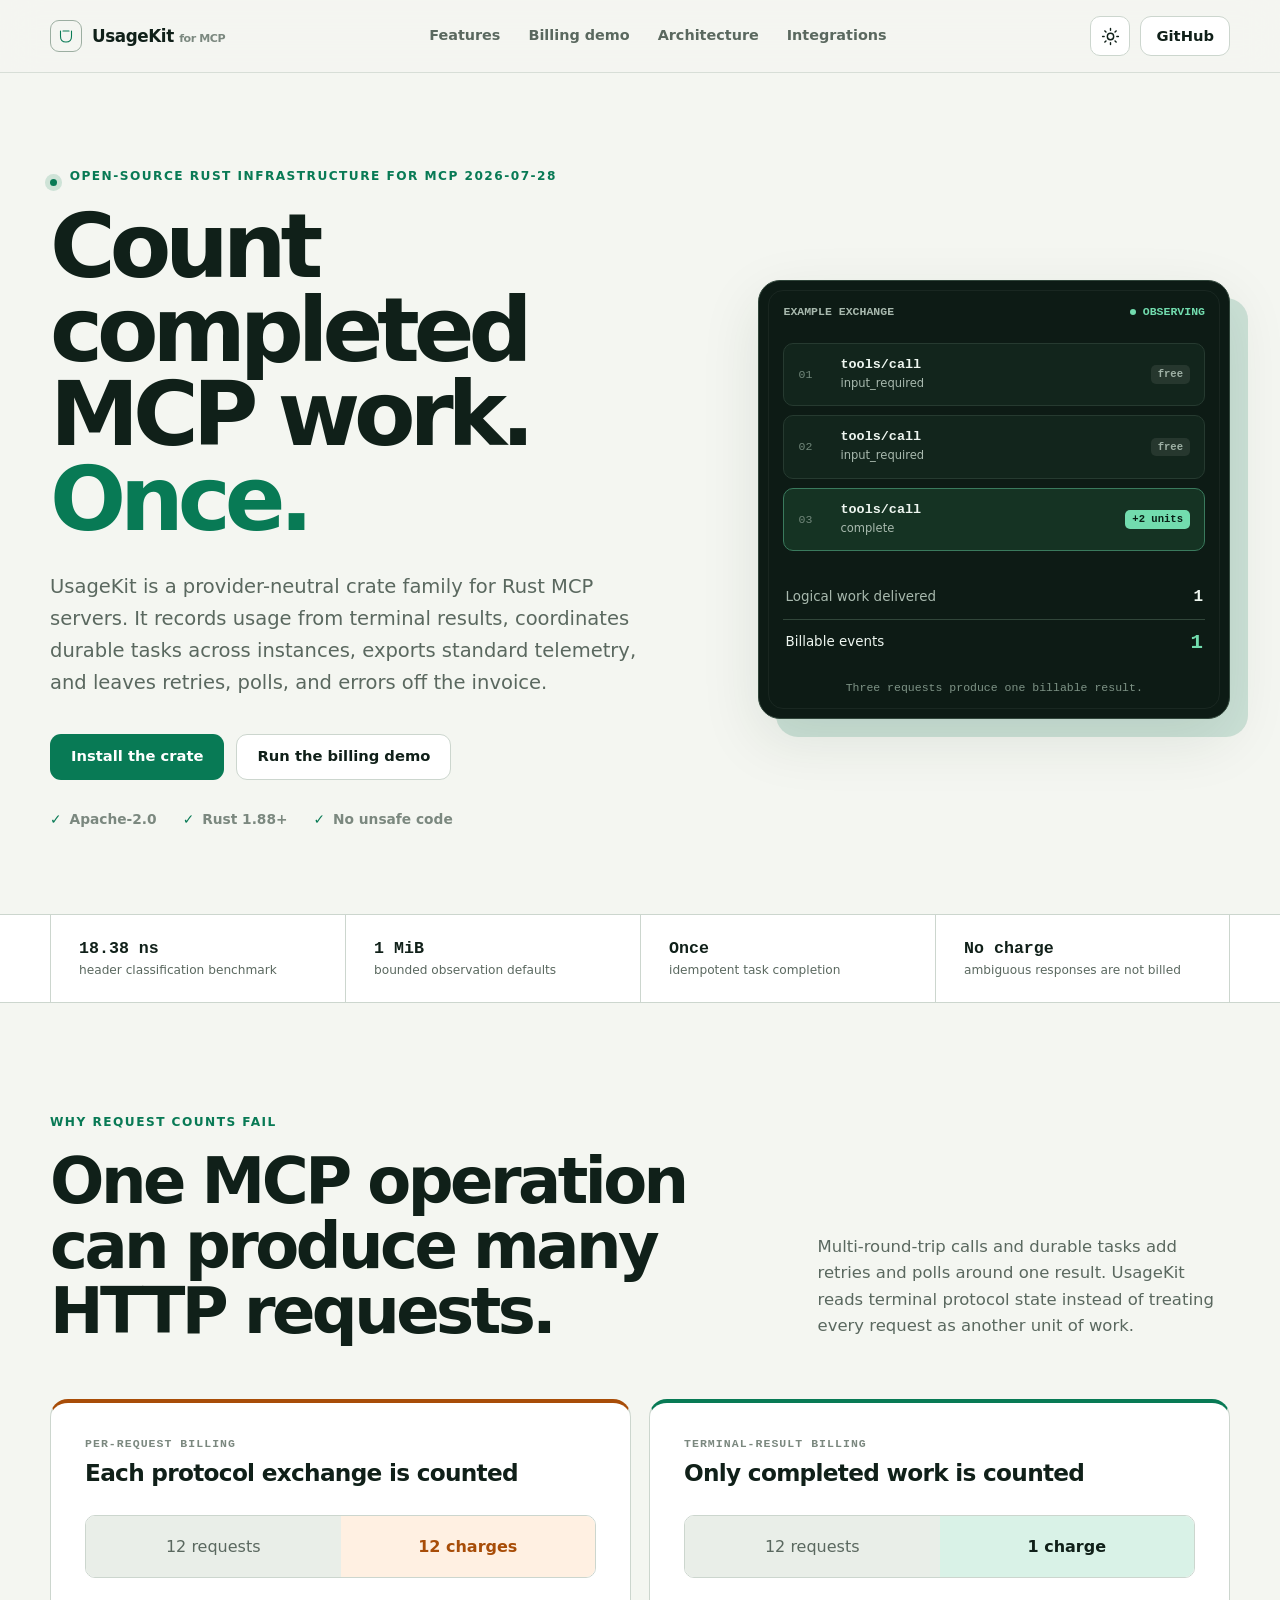
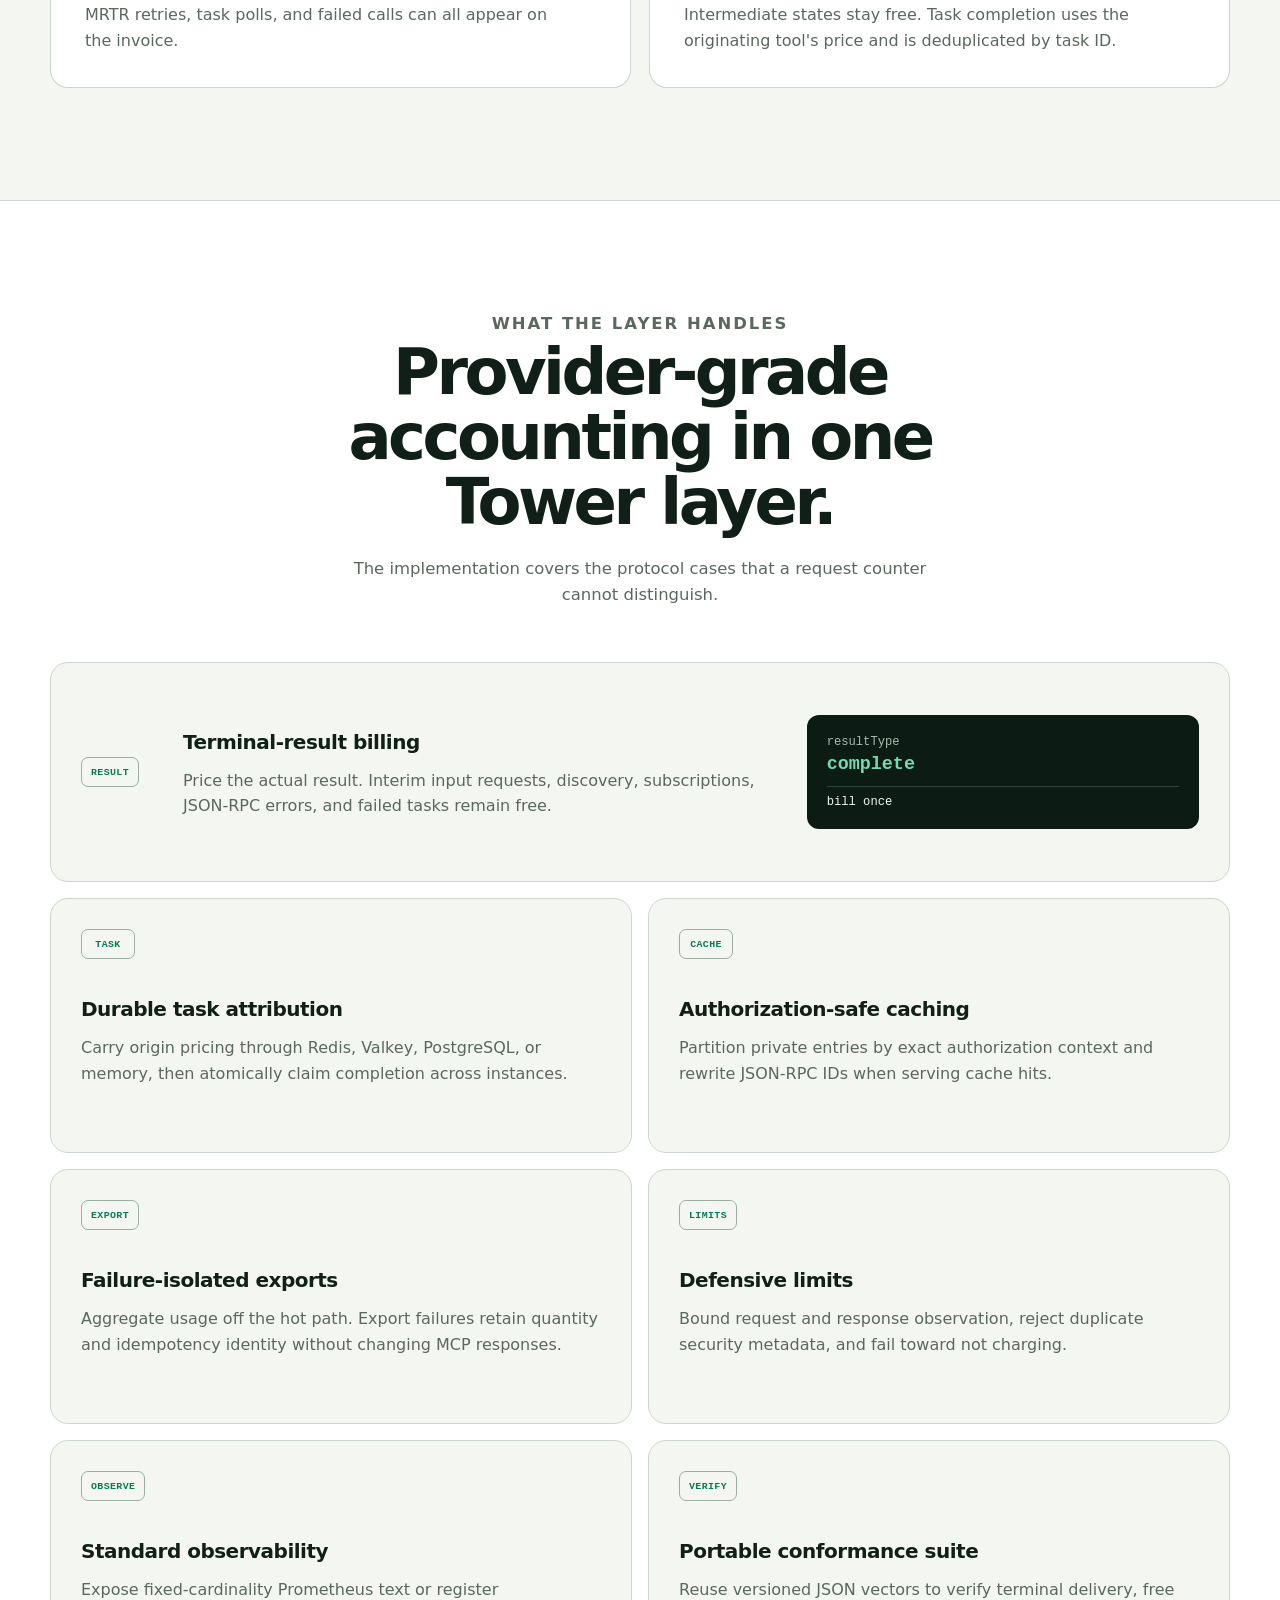
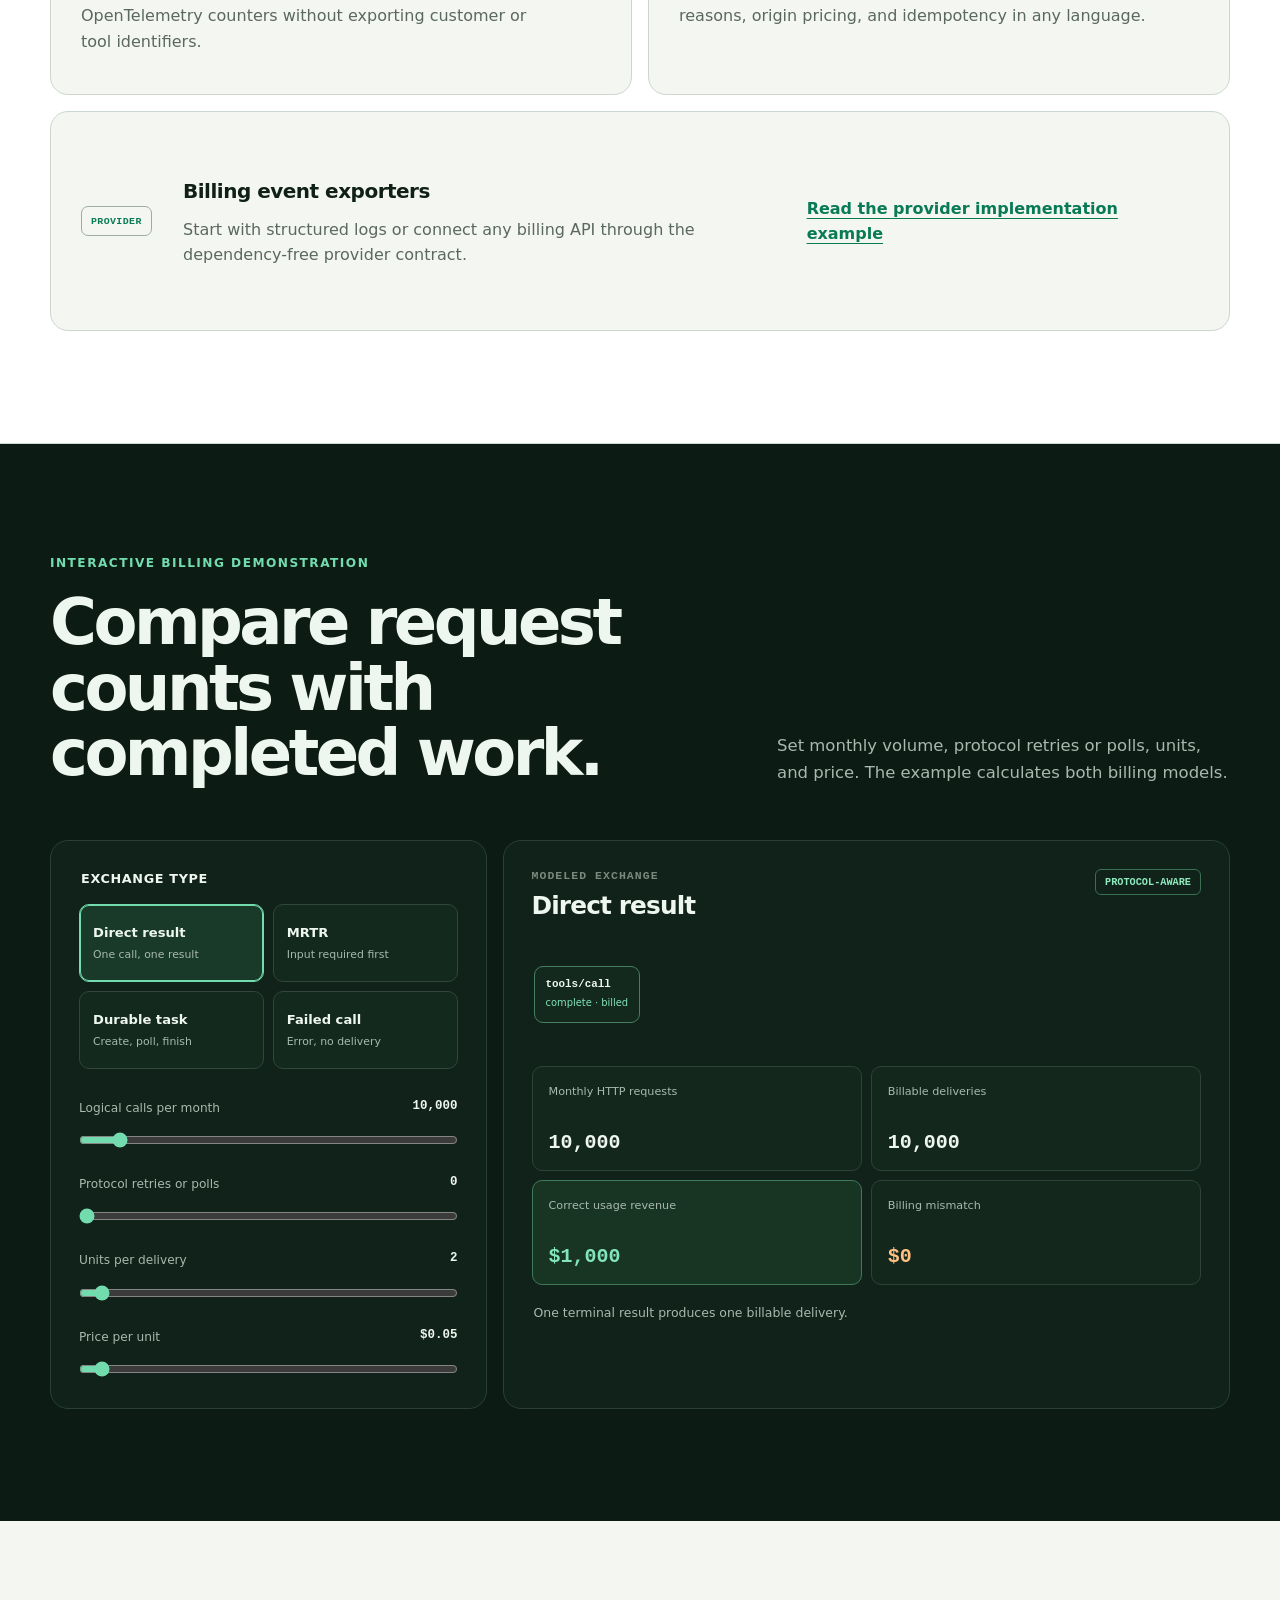
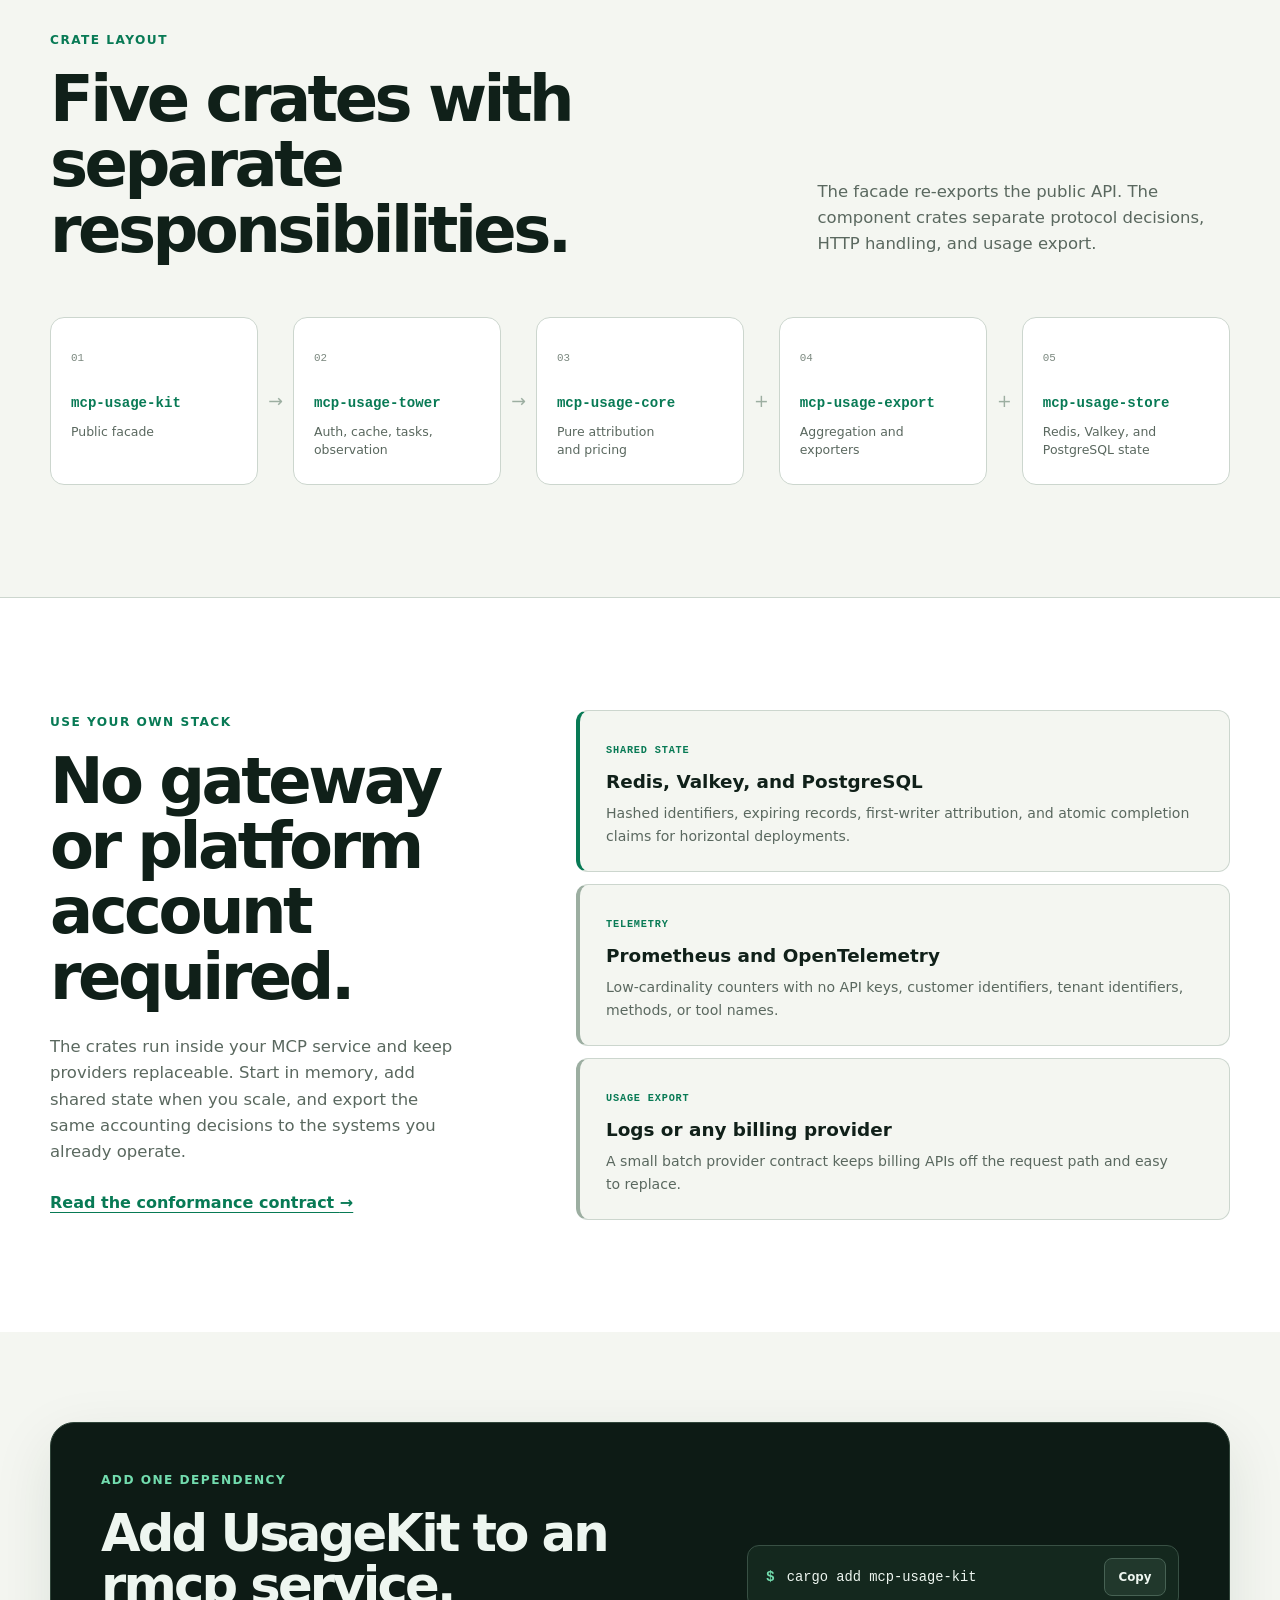
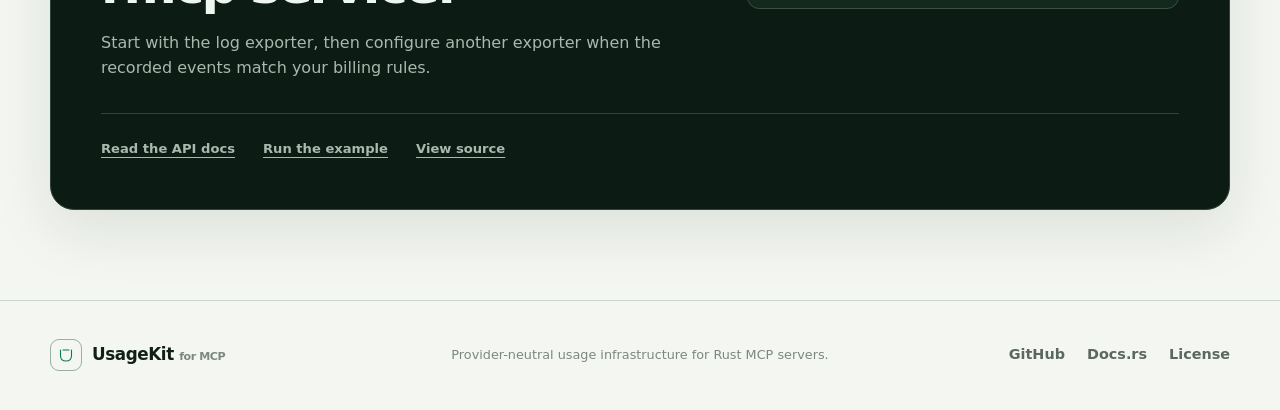
<file: site/index.html>
<!doctype html>
<html lang="en">
  <head>
    <meta charset="utf-8">
    <meta name="viewport" content="width=device-width, initial-scale=1">
    <meta name="description" content="Provider-neutral Rust infrastructure for MCP usage accounting, distributed task attribution, caching, observability, and billing export.">
    <meta name="theme-color" content="#0d1b15">
    <meta name="color-scheme" content="light dark">
    <meta http-equiv="Content-Security-Policy" content="default-src 'self'; style-src 'self'; script-src 'self'; img-src 'self' data:; connect-src 'none'; base-uri 'self'; form-action 'none'">
    <link rel="canonical" href="https://pokitappz.github.io/mcp-usage-kit/">
    <link rel="icon" href="assets/favicon.svg" type="image/svg+xml">
    <link rel="manifest" href="manifest.webmanifest">
    <link rel="stylesheet" href="styles.css">
    <meta property="og:type" content="website">
    <meta property="og:title" content="UsageKit for MCP | Protocol-correct usage infrastructure">
    <meta property="og:description" content="Open-source Rust crates for terminal-result accounting, distributed task attribution, observability, and provider-neutral exports.">
    <meta property="og:url" content="https://pokitappz.github.io/mcp-usage-kit/">
    <meta name="twitter:card" content="summary">
    <title>UsageKit for MCP | Protocol-correct usage infrastructure</title>
    <script src="app.js" defer></script>
  </head>
  <body>
    <a class="skip-link" href="#main">Skip to content</a>

    <header class="site-header">
      <div class="shell header-inner">
        <a class="brand" href="#top" aria-label="UsageKit for MCP home">
          <svg class="brand-mark" viewBox="0 0 40 40" aria-hidden="true">
            <path d="M9 10v11c0 7 4 11 11 11s11-4 11-11V10" />
            <path d="M14 10h12" />
          </svg>
          <span>UsageKit <small>for MCP</small></span>
        </a>
        <nav aria-label="Primary navigation">
          <a href="#features">Features</a>
          <a href="#demo">Billing demo</a>
          <a href="#architecture">Architecture</a>
          <a href="#ecosystem">Integrations</a>
        </nav>
        <div class="header-actions">
          <button class="theme-toggle" id="theme-toggle" type="button" aria-label="Switch to dark theme" aria-pressed="false">
            <svg class="sun-icon" viewBox="0 0 24 24" aria-hidden="true"><circle cx="12" cy="12" r="4"/><path d="M12 2v2M12 20v2M4.9 4.9l1.4 1.4M17.7 17.7l1.4 1.4M2 12h2M20 12h2M4.9 19.1l1.4-1.4M17.7 6.3l1.4-1.4"/></svg>
            <svg class="moon-icon" viewBox="0 0 24 24" aria-hidden="true"><path d="M20.5 15.3A8.5 8.5 0 0 1 8.7 3.5a8.5 8.5 0 1 0 11.8 11.8Z"/></svg>
          </button>
          <a class="button button-small button-ghost" href="https://github.com/pokitappz/mcp-usage-kit">GitHub</a>
        </div>
      </div>
    </header>

    <main id="main">
      <section class="hero" id="top">
        <div class="shell hero-grid">
          <div class="hero-copy">
            <p class="eyebrow"><span class="status-dot" aria-hidden="true">status</span> Open-source Rust infrastructure for MCP 2026-07-28</p>
            <h1>Count completed MCP work.<br><span>Once.</span></h1>
            <p class="hero-lede">UsageKit is a provider-neutral crate family for Rust MCP servers. It records usage from terminal results, coordinates durable tasks across instances, exports standard telemetry, and leaves retries, polls, and errors off the invoice.</p>
            <div class="button-row">
              <a class="button button-primary" href="#install">Install the crate</a>
              <a class="button button-secondary" href="#demo">Run the billing demo</a>
            </div>
            <ul class="hero-notes" aria-label="Project facts">
              <li>Apache-2.0</li>
              <li>Rust 1.88+</li>
              <li>No unsafe code</li>
            </ul>
          </div>

          <div class="signal-panel" aria-label="Example metered MCP exchange">
            <div class="panel-topline">
              <span>example exchange</span>
              <span class="connection"><i aria-hidden="true">status</i> observing</span>
            </div>
            <ol class="request-stream">
              <li>
                <span class="request-index">01</span>
                <span><strong>tools/call</strong><small>input_required</small></span>
                <b class="free-pill">free</b>
              </li>
              <li>
                <span class="request-index">02</span>
                <span><strong>tools/call</strong><small>input_required</small></span>
                <b class="free-pill">free</b>
              </li>
              <li class="terminal-row">
                <span class="request-index">03</span>
                <span><strong>tools/call</strong><small>complete</small></span>
                <b class="bill-pill">+2 units</b>
              </li>
            </ol>
            <div class="invoice-line">
              <span>Logical work delivered</span>
              <strong>1</strong>
            </div>
            <div class="invoice-line total">
              <span>Billable events</span>
              <strong>1</strong>
            </div>
            <p class="panel-caption">Three requests produce one billable result.</p>
          </div>
        </div>
      </section>

      <section class="proof-strip" aria-label="Engineering proof points">
        <div class="shell proof-grid">
          <div><strong>18.38 ns</strong><span>header classification benchmark</span></div>
          <div><strong>1 MiB</strong><span>bounded observation defaults</span></div>
          <div><strong>Once</strong><span>idempotent task completion</span></div>
          <div><strong>No charge</strong><span>ambiguous responses are not billed</span></div>
        </div>
      </section>

      <section class="section problem-section">
        <div class="shell split-heading">
          <div>
            <p class="eyebrow">Why request counts fail</p>
            <h2>One MCP operation can produce many HTTP requests.</h2>
          </div>
          <p>Multi-round-trip calls and durable tasks add retries and polls around one result. UsageKit reads terminal protocol state instead of treating every request as another unit of work.</p>
        </div>
        <div class="shell comparison-grid">
          <article class="comparison-card wrong-card">
            <p class="card-kicker">Per-request billing</p>
            <h3>Each protocol exchange is counted</h3>
            <div class="counter-visual" aria-label="Twelve requests become twelve charges">
              <span>12 requests</span><b>12 charges</b>
            </div>
            <p>MRTR retries, task polls, and failed calls can all appear on the invoice.</p>
          </article>
          <article class="comparison-card right-card">
            <p class="card-kicker">Terminal-result billing</p>
            <h3>Only completed work is counted</h3>
            <div class="counter-visual" aria-label="Twelve requests become one charge">
              <span>12 requests</span><b>1 charge</b>
            </div>
            <p>Intermediate states stay free. Task completion uses the originating tool's price and is deduplicated by task ID.</p>
          </article>
        </div>
      </section>

      <section class="section features-section" id="features">
        <div class="shell section-heading centered-heading">
          <p class="eyebrow">What the layer handles</p>
          <h2>Provider-grade accounting in one Tower layer.</h2>
          <p>The implementation covers the protocol cases that a request counter cannot distinguish.</p>
        </div>
        <div class="shell feature-grid">
          <article class="feature-card feature-wide">
            <div class="feature-icon">RESULT</div>
            <div>
              <h3>Terminal-result billing</h3>
              <p>Price the actual result. Interim input requests, discovery, subscriptions, JSON-RPC errors, and failed tasks remain free.</p>
            </div>
            <div class="mini-terminal" aria-hidden="true"><span>resultType</span><strong>complete</strong><i>bill once</i></div>
          </article>
          <article class="feature-card">
            <div class="feature-icon">TASK</div>
            <h3>Durable task attribution</h3>
            <p>Carry origin pricing through Redis, Valkey, PostgreSQL, or memory, then atomically claim completion across instances.</p>
          </article>
          <article class="feature-card">
            <div class="feature-icon">CACHE</div>
            <h3>Authorization-safe caching</h3>
            <p>Partition private entries by exact authorization context and rewrite JSON-RPC IDs when serving cache hits.</p>
          </article>
          <article class="feature-card">
            <div class="feature-icon">EXPORT</div>
            <h3>Failure-isolated exports</h3>
            <p>Aggregate usage off the hot path. Export failures retain quantity and idempotency identity without changing MCP responses.</p>
          </article>
          <article class="feature-card">
            <div class="feature-icon">LIMITS</div>
            <h3>Defensive limits</h3>
            <p>Bound request and response observation, reject duplicate security metadata, and fail toward not charging.</p>
          </article>
          <article class="feature-card">
            <div class="feature-icon">OBSERVE</div>
            <h3>Standard observability</h3>
            <p>Expose fixed-cardinality Prometheus text or register OpenTelemetry counters without exporting customer or tool identifiers.</p>
          </article>
          <article class="feature-card">
            <div class="feature-icon">VERIFY</div>
            <h3>Portable conformance suite</h3>
            <p>Reuse versioned JSON vectors to verify terminal delivery, free reasons, origin pricing, and idempotency in any language.</p>
          </article>
          <article class="feature-card feature-wide provider-card">
            <div class="feature-icon">PROVIDER</div>
            <div>
              <h3>Billing event exporters</h3>
              <p>Start with structured logs or connect any billing API through the dependency-free provider contract.</p>
            </div>
            <a class="text-link" href="https://github.com/pokitappz/mcp-usage-kit/blob/main/crates/mcp-usage-export/README.md#provider-implementation-example">Read the provider implementation example</a>
          </article>
        </div>
      </section>

      <section class="section demo-section" id="demo">
        <div class="shell section-heading demo-heading">
          <div>
            <p class="eyebrow">Interactive billing demonstration</p>
            <h2>Compare request counts with completed work.</h2>
          </div>
          <p>Set monthly volume, protocol retries or polls, units, and price. The example calculates both billing models.</p>
        </div>

        <div class="shell demo-shell">
          <form class="demo-controls" id="billing-form">
            <fieldset>
              <legend>Exchange type</legend>
              <div class="scenario-grid">
                <label class="scenario-option">
                  <input type="radio" name="scenario" value="complete" checked>
                  <span><strong>Direct result</strong><small>One call, one result</small></span>
                </label>
                <label class="scenario-option">
                  <input type="radio" name="scenario" value="mrtr">
                  <span><strong>MRTR</strong><small>Input required first</small></span>
                </label>
                <label class="scenario-option">
                  <input type="radio" name="scenario" value="task">
                  <span><strong>Durable task</strong><small>Create, poll, finish</small></span>
                </label>
                <label class="scenario-option">
                  <input type="radio" name="scenario" value="error">
                  <span><strong>Failed call</strong><small>Error, no delivery</small></span>
                </label>
              </div>
            </fieldset>

            <div class="control-grid">
              <label class="control-row" for="monthly-calls">
                <span>Logical calls per month <output id="monthly-calls-output" for="monthly-calls">10,000</output></span>
                <input id="monthly-calls" type="range" min="1000" max="100000" step="1000" value="10000">
              </label>
              <label class="control-row" for="protocol-hops">
                <span id="protocol-hops-label">Protocol retries or polls <output id="protocol-hops-output" for="protocol-hops">0</output></span>
                <input id="protocol-hops" type="range" min="0" max="20" step="1" value="0">
              </label>
              <label class="control-row" for="units">
                <span>Units per delivery <output id="units-output" for="units">2</output></span>
                <input id="units" type="range" min="1" max="25" step="1" value="2">
              </label>
              <label class="control-row" for="unit-price">
                <span>Price per unit <output id="unit-price-output" for="unit-price">$0.05</output></span>
                <input id="unit-price" type="range" min="1" max="100" step="1" value="5">
              </label>
            </div>
          </form>

          <div class="demo-output" aria-live="polite">
            <div class="output-header">
              <div>
                <p class="card-kicker">Modeled exchange</p>
                <h3 id="scenario-title">Direct result</h3>
              </div>
              <span class="accuracy-badge">protocol-aware</span>
            </div>
            <ol class="exchange-timeline" id="exchange-timeline"></ol>
            <div class="result-grid">
              <div>
                <span>Monthly HTTP requests</span>
                <strong id="request-total">10,000</strong>
              </div>
              <div>
                <span>Billable deliveries</span>
                <strong id="delivery-total">10,000</strong>
              </div>
              <div class="result-primary">
                <span>Correct usage revenue</span>
                <strong id="correct-revenue">$1,000</strong>
              </div>
              <div class="result-warning">
                <span id="delta-label">Overbilling prevented</span>
                <strong id="billing-delta">$0</strong>
              </div>
            </div>
            <p class="demo-explanation" id="demo-explanation">One terminal result produces one billable delivery.</p>
          </div>
        </div>
      </section>

      <section class="section architecture-section" id="architecture">
        <div class="shell split-heading">
          <div>
            <p class="eyebrow">Crate layout</p>
            <h2>Five crates with separate responsibilities.</h2>
          </div>
          <p>The facade re-exports the public API. The component crates separate protocol decisions, HTTP handling, and usage export.</p>
        </div>
        <div class="shell architecture-flow" aria-label="UsageKit crate architecture">
          <article><span>01</span><code>mcp-usage-kit</code><p>Public facade</p></article>
          <i aria-hidden="true">→</i>
          <article><span>02</span><code>mcp-usage-tower</code><p>Auth, cache, tasks, observation</p></article>
          <i aria-hidden="true">→</i>
          <article><span>03</span><code>mcp-usage-core</code><p>Pure attribution and pricing</p></article>
          <i aria-hidden="true">+</i>
          <article><span>04</span><code>mcp-usage-export</code><p>Aggregation and exporters</p></article>
          <i aria-hidden="true">+</i>
          <article><span>05</span><code>mcp-usage-store</code><p>Redis, Valkey, and PostgreSQL state</p></article>
        </div>
      </section>

      <section class="section business-section" id="ecosystem">
        <div class="shell business-layout">
          <div class="business-copy">
            <p class="eyebrow">Use your own stack</p>
            <h2>No gateway or platform account required.</h2>
            <p>The crates run inside your MCP service and keep providers replaceable. Start in memory, add shared state when you scale, and export the same accounting decisions to the systems you already operate.</p>
            <a class="text-link" href="https://github.com/pokitappz/mcp-usage-kit/blob/main/docs/conformance.md">Read the conformance contract <span aria-hidden="true">→</span></a>
          </div>
          <div class="business-ladder">
            <article>
              <span class="offer-state">Shared state</span>
              <h3>Redis, Valkey, and PostgreSQL</h3>
              <p>Hashed identifiers, expiring records, first-writer attribution, and atomic completion claims for horizontal deployments.</p>
            </article>
            <article>
              <span class="offer-state">Telemetry</span>
              <h3>Prometheus and OpenTelemetry</h3>
              <p>Low-cardinality counters with no API keys, customer identifiers, tenant identifiers, methods, or tool names.</p>
            </article>
            <article>
              <span class="offer-state">Usage export</span>
              <h3>Logs or any billing provider</h3>
              <p>A small batch provider contract keeps billing APIs off the request path and easy to replace.</p>
            </article>
          </div>
        </div>
      </section>

      <section class="section install-section" id="install">
        <div class="shell install-card">
          <div>
            <p class="eyebrow">Add one dependency</p>
            <h2>Add UsageKit to an rmcp service.</h2>
            <p>Start with the log exporter, then configure another exporter when the recorded events match your billing rules.</p>
          </div>
          <div class="install-command">
            <span aria-hidden="true">$</span>
            <code>cargo add mcp-usage-kit</code>
            <button id="copy-command" type="button" data-command="cargo add mcp-usage-kit">Copy</button>
          </div>
          <div class="install-links">
            <a href="https://docs.rs/mcp-usage-kit">Read the API docs</a>
            <a href="https://github.com/pokitappz/mcp-usage-kit/tree/main/crates/mcp-usage-kit/examples">Run the example</a>
            <a href="https://github.com/pokitappz/mcp-usage-kit">View source</a>
          </div>
        </div>
      </section>
    </main>

    <footer class="site-footer">
      <div class="shell footer-inner">
        <a class="brand" href="#top">
          <svg class="brand-mark" viewBox="0 0 40 40" aria-hidden="true"><path d="M9 10v11c0 7 4 11 11 11s11-4 11-11V10"/><path d="M14 10h12"/></svg>
          <span>UsageKit <small>for MCP</small></span>
        </a>
        <p>Provider-neutral usage infrastructure for Rust MCP servers.</p>
        <div class="footer-links">
          <a href="https://github.com/pokitappz/mcp-usage-kit">GitHub</a>
          <a href="https://docs.rs/mcp-usage-kit">Docs.rs</a>
          <a href="https://github.com/pokitappz/mcp-usage-kit/blob/main/LICENSE">License</a>
        </div>
      </div>
    </footer>
  </body>
</html>
</file>
<file: site/styles.css>
:root {
  color-scheme: light;
  --bg: #f4f6f1;
  --surface: #ffffff;
  --surface-subtle: #e9eee8;
  --ink: #102019;
  --muted: #5a685f;
  --faint: #7b887f;
  --border: #ccd6ce;
  --border-strong: #9caea1;
  --accent: #087a55;
  --accent-hover: #056445;
  --accent-ink: #ffffff;
  --accent-soft: #d9f2e7;
  --warning: #a84d08;
  --warning-soft: #fff0e2;
  --danger: #a43838;
  --dark-panel: #0d1b15;
  --dark-panel-ink: #eef6f0;
  --dark-panel-muted: #a8b9ae;
  --shadow: 0 20px 60px rgba(21, 45, 33, 0.1);
  --radius: 18px;
  --radius-small: 10px;
  --shell: 1180px;
}

@media (prefers-color-scheme: dark) {
  :root:not([data-theme]) {
    color-scheme: dark;
    --bg: #09100c;
    --surface: #111a15;
    --surface-subtle: #18231d;
    --ink: #eef4ef;
    --muted: #abb8af;
    --faint: #829087;
    --border: #2c3b32;
    --border-strong: #506257;
    --accent: #61d4a2;
    --accent-hover: #82e2b8;
    --accent-ink: #07120d;
    --accent-soft: #16392a;
    --warning: #ffaf62;
    --warning-soft: #3a2515;
    --danger: #ff8b8b;
    --shadow: 0 24px 70px rgba(0, 0, 0, 0.35);
  }
}

:root[data-theme="dark"] {
  color-scheme: dark;
  --bg: #09100c;
  --surface: #111a15;
  --surface-subtle: #18231d;
  --ink: #eef4ef;
  --muted: #abb8af;
  --faint: #829087;
  --border: #2c3b32;
  --border-strong: #506257;
  --accent: #61d4a2;
  --accent-hover: #82e2b8;
  --accent-ink: #07120d;
  --accent-soft: #16392a;
  --warning: #ffaf62;
  --warning-soft: #3a2515;
  --danger: #ff8b8b;
  --shadow: 0 24px 70px rgba(0, 0, 0, 0.35);
}

:root[data-theme="light"] {
  color-scheme: light;
}

*, *::before, *::after { box-sizing: border-box; }

html { scroll-behavior: smooth; }

body {
  margin: 0;
  overflow-x: clip;
  background: var(--bg);
  color: var(--ink);
  font-family: Inter, ui-sans-serif, system-ui, -apple-system, BlinkMacSystemFont, "Segoe UI", sans-serif;
  font-size: 16px;
  line-height: 1.6;
  text-rendering: optimizeLegibility;
}

button, input { font: inherit; }

a { color: inherit; }

svg { display: block; }

.not-found-page {
  min-height: 100vh;
  display: grid;
  place-items: center;
  background: #0d1b15;
  color: #eef6f0;
}

.not-found-card {
  width: min(560px, calc(100% - 40px));
  padding: 48px;
  border: 1px solid #385044;
  border-radius: 18px;
  background: #102219;
}

.not-found-code {
  color: #72dcae;
  font: 700 0.8rem ui-monospace, monospace;
  text-transform: uppercase;
}

.not-found-card h1 {
  margin: 12px 0;
  font-size: clamp(2.5rem, 8vw, 4.5rem);
  letter-spacing: -0.06em;
  line-height: 1;
}

.not-found-card p {
  color: #a8b9ae;
  line-height: 1.6;
}

.not-found-link {
  display: inline-block;
  margin-top: 18px;
  padding: 12px 18px;
  border-radius: 9px;
  background: #72dcae;
  color: #082016;
  font-weight: 750;
  text-decoration: none;
}

.not-found-link:focus-visible {
  outline: 3px solid #ffffff;
  outline-offset: 3px;
}

.skip-link {
  position: fixed;
  left: 16px;
  top: 12px;
  z-index: 100;
  padding: 10px 14px;
  background: var(--ink);
  color: var(--bg);
  border-radius: 8px;
  transform: translateY(-180%);
}

.skip-link:focus { transform: translateY(0); }

.shell {
  width: min(calc(100% - 40px), var(--shell));
  margin-inline: auto;
}

.site-header {
  position: sticky;
  top: 0;
  z-index: 50;
  border-bottom: 1px solid color-mix(in srgb, var(--border) 72%, transparent);
  background: color-mix(in srgb, var(--bg) 90%, transparent);
  backdrop-filter: blur(18px);
}

.header-inner {
  min-height: 72px;
  display: flex;
  align-items: center;
  justify-content: space-between;
  gap: 24px;
}

.brand {
  display: inline-flex;
  align-items: center;
  gap: 10px;
  color: var(--ink);
  font-size: 1.05rem;
  font-weight: 780;
  letter-spacing: -0.025em;
  text-decoration: none;
  white-space: nowrap;
}

.brand small { color: var(--faint); font-size: 0.66em; font-weight: 680; }

.brand-mark {
  width: 32px;
  height: 32px;
  padding: 5px;
  border: 1px solid var(--border-strong);
  border-radius: 9px;
  color: var(--accent);
  fill: none;
  stroke: currentColor;
  stroke-linecap: round;
  stroke-linejoin: round;
  stroke-width: 2.2;
}

nav { display: flex; align-items: center; gap: 28px; }

nav a, .footer-links a {
  color: var(--muted);
  font-size: 0.9rem;
  font-weight: 650;
  text-decoration: none;
}

nav a:hover, .footer-links a:hover { color: var(--ink); }

.header-actions { display: flex; align-items: center; gap: 10px; }

.theme-toggle {
  width: 40px;
  height: 40px;
  display: grid;
  place-items: center;
  border: 1px solid var(--border);
  border-radius: 10px;
  background: var(--surface);
  color: var(--ink);
  cursor: pointer;
}

.theme-toggle:hover { border-color: var(--border-strong); }

.theme-toggle svg {
  grid-area: 1 / 1;
  width: 19px;
  height: 19px;
  fill: none;
  stroke: currentColor;
  stroke-linecap: round;
  stroke-linejoin: round;
  stroke-width: 1.8;
}

.moon-icon { display: none; }
[data-theme="dark"] .sun-icon { display: none; }
[data-theme="dark"] .moon-icon { display: block; }

.button {
  min-height: 46px;
  display: inline-flex;
  align-items: center;
  justify-content: center;
  padding: 0 20px;
  border: 1px solid transparent;
  border-radius: 11px;
  font-size: 0.92rem;
  font-weight: 750;
  line-height: 1;
  text-decoration: none;
  transition: transform 160ms ease, background 160ms ease, border-color 160ms ease;
}

.button:hover { transform: translateY(-1px); }
.button:active { transform: translateY(0); }
.button-small { min-height: 40px; padding-inline: 15px; }
.button-primary { background: var(--accent); color: var(--accent-ink); }
.button-primary:hover { background: var(--accent-hover); }
.button-secondary, .button-ghost { border-color: var(--border); background: var(--surface); color: var(--ink); }
.button-secondary:hover, .button-ghost:hover { border-color: var(--border-strong); }

:focus-visible { outline: 3px solid color-mix(in srgb, var(--accent) 58%, transparent); outline-offset: 3px; }

.hero { padding: 96px 0 84px; overflow: hidden; }

.hero-grid {
  display: grid;
  grid-template-columns: minmax(0, 1.05fr) minmax(400px, 0.8fr);
  align-items: center;
  gap: clamp(48px, 7vw, 104px);
}

.hero-grid > *, .demo-shell > *, .feature-grid > *, .business-layout > * { min-width: 0; }

.eyebrow {
  margin: 0 0 18px;
  color: var(--accent);
  font-size: 0.76rem;
  font-weight: 820;
  letter-spacing: 0.12em;
  line-height: 1.3;
  text-transform: uppercase;
}

.status-dot {
  display: inline-block;
  width: 7px;
  height: 7px;
  margin-right: 7px;
  border-radius: 50%;
  background: var(--accent);
  box-shadow: 0 0 0 5px color-mix(in srgb, var(--accent) 16%, transparent);
  color: transparent;
  font-size: 0;
  vertical-align: 1px;
}

h1, h2, h3, p { text-wrap: pretty; }

h1 {
  max-width: 760px;
  margin: 0;
  font-size: clamp(3.35rem, 7vw, 6.45rem);
  font-weight: 820;
  letter-spacing: -0.068em;
  line-height: 0.94;
}

h1 span { color: var(--accent); }

.hero-lede {
  max-width: 680px;
  margin: 30px 0 0;
  color: var(--muted);
  font-size: clamp(1.05rem, 1.8vw, 1.22rem);
  line-height: 1.65;
}

.button-row { display: flex; flex-wrap: wrap; gap: 12px; margin-top: 34px; }

.hero-notes {
  display: flex;
  flex-wrap: wrap;
  gap: 10px 26px;
  margin: 28px 0 0;
  padding: 0;
  list-style: none;
  color: var(--faint);
  font-size: 0.86rem;
  font-weight: 650;
}

.hero-notes li::before { content: "✓"; margin-right: 8px; color: var(--accent); }

.signal-panel {
  position: relative;
  min-width: 0;
  padding: 24px;
  border: 1px solid #30453a;
  border-radius: 22px;
  background: var(--dark-panel);
  color: var(--dark-panel-ink);
  box-shadow: 18px 18px 0 color-mix(in srgb, var(--accent) 17%, transparent), var(--shadow);
}

.signal-panel::before {
  content: "";
  position: absolute;
  inset: 9px;
  border: 1px solid rgba(255, 255, 255, 0.05);
  border-radius: 15px;
  pointer-events: none;
}

.panel-topline { position: relative; display: flex; justify-content: space-between; gap: 16px; color: var(--dark-panel-muted); font: 650 0.72rem/1.2 ui-monospace, monospace; text-transform: uppercase; }
.connection { display: inline-flex; align-items: center; gap: 7px; color: #72dcae; }
.connection i { width: 6px; height: 6px; overflow: hidden; border-radius: 50%; background: currentColor; font-size: 0; }

.request-stream { position: relative; display: grid; gap: 9px; margin: 24px 0; padding: 0; list-style: none; }
.request-stream li { display: grid; grid-template-columns: 30px minmax(0, 1fr) auto; align-items: center; gap: 12px; padding: 13px 14px; border: 1px solid #263a30; border-radius: 10px; background: #12251c; }
.request-stream li.terminal-row { border-color: #3a7a5d; background: #153323; }
.request-index { color: #71877a; font: 0.72rem ui-monospace, monospace; }
.request-stream strong, .request-stream small { display: block; }
.request-stream strong { font: 650 0.84rem ui-monospace, monospace; }
.request-stream small { margin-top: 2px; color: var(--dark-panel-muted); font-size: 0.72rem; }
.free-pill, .bill-pill { padding: 4px 7px; border-radius: 5px; font: 720 0.66rem/1 ui-monospace, monospace; }
.free-pill { background: #26372e; color: #9fb1a6; }
.bill-pill { background: #72dcae; color: #082016; }
.invoice-line { position: relative; display: flex; align-items: center; justify-content: space-between; padding: 11px 2px; color: var(--dark-panel-muted); font-size: 0.84rem; }
.invoice-line strong { color: var(--dark-panel-ink); font: 700 1rem ui-monospace, monospace; }
.invoice-line.total { border-top: 1px solid #31463a; color: var(--dark-panel-ink); }
.invoice-line.total strong { color: #72dcae; font-size: 1.3rem; }
.panel-caption { position: relative; margin: 16px 0 0; color: #7e9386; font: 0.72rem ui-monospace, monospace; text-align: center; }

.proof-strip { border-block: 1px solid var(--border); background: var(--surface); }
.proof-grid { display: grid; grid-template-columns: repeat(4, 1fr); }
.proof-grid div { padding: 24px 28px; border-left: 1px solid var(--border); }
.proof-grid div:last-child { border-right: 1px solid var(--border); }
.proof-grid strong, .proof-grid span { display: block; }
.proof-grid strong { color: var(--ink); font: 760 1.04rem ui-monospace, monospace; }
.proof-grid span { margin-top: 4px; color: var(--muted); font-size: 0.76rem; line-height: 1.35; }

.section { padding: 112px 0; }
.split-heading { display: grid; grid-template-columns: minmax(0, 1.25fr) minmax(280px, 0.75fr); align-items: end; gap: 80px; }
.split-heading h2, .section-heading h2, .business-copy h2, .install-card h2 { margin: 0; font-size: clamp(2.25rem, 5vw, 4.2rem); font-weight: 790; letter-spacing: -0.055em; line-height: 1.02; }
.split-heading > p, .section-heading > p, .demo-heading > p { margin: 0 0 5px; color: var(--muted); font-size: 1.03rem; }

.comparison-grid { display: grid; grid-template-columns: 1fr 1fr; gap: 18px; margin-top: 54px; }
.comparison-card { padding: 34px; border: 1px solid var(--border); border-radius: var(--radius); background: var(--surface); }
.comparison-card h3 { margin: 4px 0 24px; font-size: 1.45rem; letter-spacing: -0.03em; }
.comparison-card > p:last-child { margin: 24px 0 0; color: var(--muted); }
.card-kicker { margin: 0; color: var(--faint); font: 740 0.72rem ui-monospace, monospace; letter-spacing: 0.09em; text-transform: uppercase; }
.wrong-card { border-top: 4px solid var(--warning); }
.right-card { border-top: 4px solid var(--accent); }
.counter-visual { display: grid; grid-template-columns: 1fr 1fr; overflow: hidden; border: 1px solid var(--border); border-radius: 10px; }
.counter-visual span, .counter-visual b { padding: 18px; text-align: center; }
.counter-visual span { color: var(--muted); background: var(--surface-subtle); }
.counter-visual b { color: var(--ink); background: var(--accent-soft); }
.wrong-card .counter-visual b { color: var(--warning); background: var(--warning-soft); }

.features-section { border-block: 1px solid var(--border); background: var(--surface); }
.section-heading { max-width: 760px; margin-bottom: 54px; }
.centered-heading { margin-inline: auto; text-align: center; }
.section-heading > p:last-child { max-width: 630px; margin: 20px auto 0; }
.feature-grid { display: grid; grid-template-columns: repeat(2, 1fr); gap: 16px; }
.feature-card { min-height: 255px; padding: 30px; border: 1px solid var(--border); border-radius: var(--radius); background: var(--bg); }
.feature-card h3 { margin: 34px 0 10px; font-size: 1.25rem; letter-spacing: -0.025em; }
.feature-card p { margin: 0; color: var(--muted); }
.feature-icon { width: fit-content; min-width: 54px; height: 30px; display: grid; place-items: center; padding-inline: 9px; border: 1px solid var(--border-strong); border-radius: 7px; color: var(--accent); font: 750 0.62rem ui-monospace, monospace; letter-spacing: 0.04em; }
.feature-wide { grid-column: span 2; min-height: 220px; display: grid; grid-template-columns: 82px minmax(0, 1fr) minmax(220px, 0.65fr); align-items: center; gap: 20px; }
.feature-wide h3 { margin-top: 0; }
.mini-terminal { display: grid; gap: 5px; padding: 20px; border-radius: 12px; background: var(--dark-panel); color: var(--dark-panel-muted); font: 0.76rem ui-monospace, monospace; }
.mini-terminal strong { color: #72dcae; font-size: 1.15rem; }
.mini-terminal i { margin-top: 6px; padding-top: 8px; border-top: 1px solid #30453a; color: var(--dark-panel-ink); font-style: normal; }
.provider-card code { overflow-wrap: anywhere; padding: 16px; border: 1px solid var(--border); border-radius: 10px; background: var(--surface-subtle); color: var(--accent); font-size: 0.78rem; }

.demo-section { background: var(--dark-panel); color: var(--dark-panel-ink); }
.demo-heading { max-width: none; display: grid; grid-template-columns: 1fr 0.7fr; align-items: end; gap: 80px; }
.demo-heading .eyebrow { color: #72dcae; }
.demo-heading > p { color: var(--dark-panel-muted); }
.demo-shell { display: grid; grid-template-columns: minmax(340px, 0.75fr) minmax(0, 1.25fr); gap: 16px; }
.demo-controls, .demo-output { padding: 28px; border: 1px solid #2b4035; border-radius: var(--radius); background: #102219; }
fieldset { margin: 0; padding: 0; border: 0; }
legend { margin-bottom: 14px; font-size: 0.8rem; font-weight: 760; letter-spacing: 0.05em; text-transform: uppercase; }
.scenario-grid { display: grid; grid-template-columns: 1fr 1fr; gap: 9px; }
.scenario-option { position: relative; cursor: pointer; }
.scenario-option input { position: absolute; width: 1px; height: 1px; opacity: 0; }
.scenario-option span { min-height: 78px; display: flex; flex-direction: column; justify-content: center; padding: 13px; border: 1px solid #30473a; border-radius: 10px; background: #14291e; }
.scenario-option strong, .scenario-option small { display: block; }
.scenario-option strong { font-size: 0.82rem; }
.scenario-option small { margin-top: 3px; color: var(--dark-panel-muted); font-size: 0.68rem; }
.scenario-option input:checked + span { border-color: #72dcae; background: #193a29; box-shadow: inset 0 0 0 1px #72dcae; }
.scenario-option input:focus-visible + span { outline: 3px solid rgba(114, 220, 174, 0.35); outline-offset: 2px; }
.control-grid { display: grid; gap: 24px; margin-top: 30px; }
.control-row { display: grid; gap: 11px; }
.control-row > span { display: flex; justify-content: space-between; gap: 16px; color: var(--dark-panel-muted); font-size: 0.76rem; }
.control-row output { color: var(--dark-panel-ink); font: 700 0.78rem ui-monospace, monospace; }
input[type="range"] { width: 100%; height: 22px; margin: 0; accent-color: #72dcae; cursor: pointer; }
.output-header { display: flex; align-items: flex-start; justify-content: space-between; gap: 16px; }
.output-header h3 { margin: 4px 0 0; font-size: 1.55rem; letter-spacing: -0.035em; }
.accuracy-badge { padding: 6px 9px; border: 1px solid #397054; border-radius: 6px; color: #8ee9bd; font: 700 0.64rem ui-monospace, monospace; text-transform: uppercase; }
.exchange-timeline { display: flex; align-items: center; gap: 7px; min-height: 92px; overflow-x: auto; margin: 24px 0; padding: 14px 2px 16px; list-style: none; scrollbar-color: #40584a transparent; }
.exchange-timeline li { flex: 0 0 auto; min-width: 88px; padding: 11px; border: 1px solid #30473a; border-radius: 9px; background: #14291e; }
.exchange-timeline li:last-child { border-color: #467e60; }
.exchange-timeline strong, .exchange-timeline span { display: block; }
.exchange-timeline strong { font: 680 0.68rem ui-monospace, monospace; }
.exchange-timeline span { margin-top: 5px; color: var(--dark-panel-muted); font-size: 0.62rem; }
.exchange-timeline .step-billed span { color: #82e2b8; }
.exchange-timeline .step-error { border-color: #804646; }
.exchange-timeline .step-error span { color: #ff9b9b; }
.result-grid { display: grid; grid-template-columns: 1fr 1fr; gap: 9px; }
.result-grid > div { min-height: 105px; display: flex; flex-direction: column; justify-content: space-between; padding: 16px; border: 1px solid #2e4337; border-radius: 10px; background: #14271d; }
.result-grid span { color: var(--dark-panel-muted); font-size: 0.7rem; }
.result-grid strong { font: 750 1.25rem ui-monospace, monospace; }
.result-grid .result-primary { border-color: #3f795a; background: #183423; }
.result-primary strong { color: #83e5ba; }
.result-warning strong { color: #ffc083; }
.demo-explanation { margin: 18px 2px 0; color: var(--dark-panel-muted); font-size: 0.78rem; }

.architecture-section { border-bottom: 1px solid var(--border); }
.architecture-flow { display: grid; grid-template-columns: 1fr auto 1fr auto 1fr auto 1fr auto 1fr; align-items: stretch; gap: 10px; margin-top: 54px; }
.architecture-flow article { padding: 25px 20px; border: 1px solid var(--border); border-radius: 14px; background: var(--surface); }
.architecture-flow article > span { color: var(--faint); font: 0.68rem ui-monospace, monospace; }
.architecture-flow code { display: block; margin-top: 24px; color: var(--accent); font-size: 0.88rem; font-weight: 720; overflow-wrap: anywhere; }
.architecture-flow p { margin: 8px 0 0; color: var(--muted); font-size: 0.78rem; line-height: 1.45; }
.architecture-flow > i { align-self: center; color: var(--border-strong); font-style: normal; font-size: 1.1rem; }

.business-section { background: var(--surface); }
.business-layout { display: grid; grid-template-columns: 0.8fr 1.2fr; align-items: center; gap: 90px; }
.business-copy > p:not(.eyebrow) { margin: 24px 0; color: var(--muted); font-size: 1.03rem; }
.text-link { color: var(--accent); font-weight: 760; text-underline-offset: 4px; }
.business-ladder { display: grid; gap: 12px; }
.business-ladder article { padding: 24px 26px; border: 1px solid var(--border); border-left: 4px solid var(--accent); border-radius: 12px; background: var(--bg); }
.business-ladder article:nth-child(2), .business-ladder article:nth-child(3) { border-left-color: var(--border-strong); }
.business-ladder h3 { margin: 6px 0; font-size: 1.15rem; }
.business-ladder p { margin: 0; color: var(--muted); font-size: 0.88rem; }
.offer-state { color: var(--accent); font: 750 0.64rem ui-monospace, monospace; letter-spacing: 0.08em; text-transform: uppercase; }
.offer-state.roadmap { color: var(--faint); }

.install-section { padding-block: 90px; }
.install-card { display: grid; grid-template-columns: 1fr minmax(360px, 0.75fr); align-items: center; gap: 32px 70px; padding: 50px; border: 1px solid #30453a; border-radius: 24px; background: var(--dark-panel); color: var(--dark-panel-ink); box-shadow: var(--shadow); }
.install-card .eyebrow { color: #72dcae; }
.install-card h2 { font-size: clamp(2rem, 4vw, 3.5rem); }
.install-card p:last-child { margin: 18px 0 0; color: var(--dark-panel-muted); }
.install-command { display: grid; grid-template-columns: auto 1fr auto; align-items: center; gap: 12px; padding: 12px 12px 12px 18px; border: 1px solid #385044; border-radius: 12px; background: #14281e; }
.install-command > span { color: #72dcae; font: 700 0.9rem ui-monospace, monospace; }
.install-command code { overflow-x: auto; color: var(--dark-panel-ink); font: 0.86rem ui-monospace, monospace; white-space: nowrap; }
.install-command button { min-width: 62px; min-height: 38px; border: 1px solid #476254; border-radius: 8px; background: #21382c; color: var(--dark-panel-ink); font-size: 0.74rem; font-weight: 720; cursor: pointer; }
.install-command button:hover { background: #294536; }
.install-links { grid-column: 1 / -1; display: flex; flex-wrap: wrap; gap: 14px 28px; padding-top: 24px; border-top: 1px solid #30453a; }
.install-links a { color: var(--dark-panel-muted); font-size: 0.82rem; font-weight: 650; text-underline-offset: 4px; }
.install-links a:hover { color: var(--dark-panel-ink); }

.site-footer { padding: 38px 0; border-top: 1px solid var(--border); }
.footer-inner { display: grid; grid-template-columns: 1fr auto 1fr; align-items: center; gap: 30px; }
.footer-inner > p { margin: 0; color: var(--faint); font-size: 0.8rem; text-align: center; }
.footer-links { display: flex; justify-content: flex-end; gap: 22px; }

@media (max-width: 980px) {
  nav { display: none; }
  .hero-grid { grid-template-columns: 1fr; }
  .signal-panel { max-width: 650px; }
  .proof-grid { grid-template-columns: 1fr 1fr; }
  .proof-grid div:nth-child(3) { border-top: 1px solid var(--border); }
  .proof-grid div:nth-child(4) { border-top: 1px solid var(--border); }
  .split-heading, .demo-heading, .business-layout { grid-template-columns: 1fr; gap: 28px; }
  .demo-shell { grid-template-columns: 1fr; }
  .architecture-flow { grid-template-columns: 1fr 1fr; }
  .architecture-flow > i { display: none; }
  .install-card { grid-template-columns: 1fr; }
  .install-links { grid-column: auto; }
}

@media (max-width: 680px) {
  .shell { width: min(calc(100% - 28px), var(--shell)); }
  .site-header .button-ghost { display: none; }
  .header-inner { min-height: 64px; }
  .hero { padding: 68px 0 62px; }
  h1 { font-size: clamp(2.75rem, 13vw, 3.65rem); letter-spacing: -0.055em; line-height: 0.97; }
  .eyebrow { font-size: 0.7rem; letter-spacing: 0.1em; }
  .hero-lede { margin-top: 24px; }
  .signal-panel { padding: 18px; box-shadow: 10px 10px 0 color-mix(in srgb, var(--accent) 17%, transparent); }
  .request-stream li { grid-template-columns: 24px 1fr auto; gap: 8px; padding-inline: 10px; }
  .section { padding: 82px 0; }
  .proof-grid, .comparison-grid, .feature-grid, .result-grid { grid-template-columns: 1fr; }
  .proof-grid div { border-right: 1px solid var(--border); border-top: 1px solid var(--border); }
  .proof-grid div:first-child { border-top: 0; }
  .comparison-card { padding: 25px; }
  .feature-card, .feature-wide { grid-column: auto; min-height: 0; display: block; padding: 25px; }
  .feature-card h3 { margin-top: 24px; }
  .feature-wide > div:nth-child(2) h3 { margin-top: 24px; }
  .mini-terminal, .provider-card code { display: block; margin-top: 24px; }
  .demo-controls, .demo-output { padding: 20px; }
  .scenario-grid { grid-template-columns: 1fr; }
  .architecture-flow { grid-template-columns: 1fr; }
  .install-card { width: min(calc(100% - 28px), var(--shell)); padding: 28px 20px; }
  .install-command { grid-template-columns: auto minmax(0, 1fr); }
  .install-command button { grid-column: 1 / -1; }
  .footer-inner { grid-template-columns: 1fr; justify-items: center; }
  .footer-links { justify-content: center; }
}

@media (prefers-reduced-motion: reduce) {
  *, *::before, *::after { scroll-behavior: auto !important; transition-duration: 0.01ms !important; animation-duration: 0.01ms !important; animation-iteration-count: 1 !important; }
}
</file>
